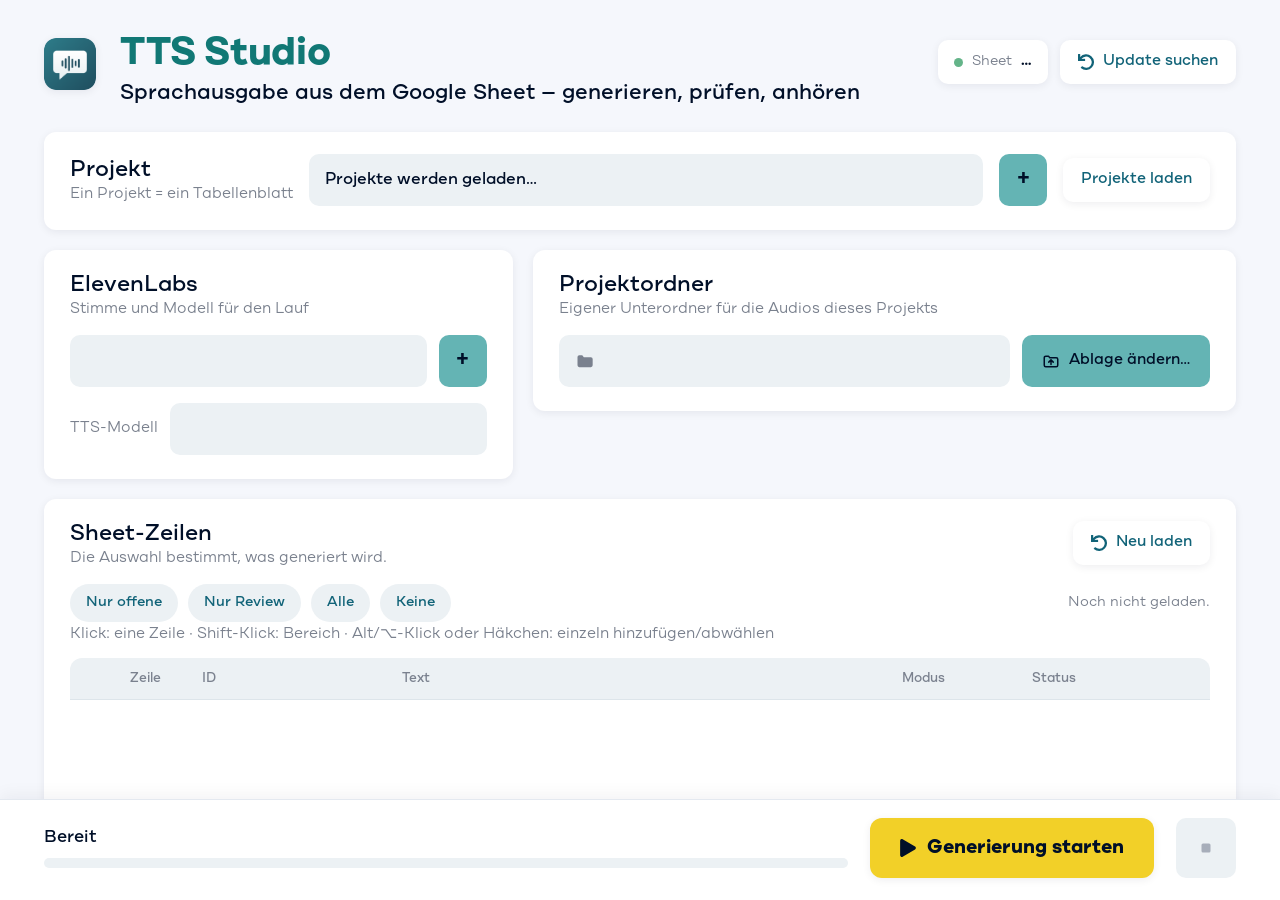
<file: webui/index.html>
<!DOCTYPE html>
<html lang="de">
<head>
<meta charset="utf-8">
<meta name="viewport" content="width=device-width, initial-scale=1">
<title>TTS Studio</title>
<link rel="stylesheet" href="app.css">
<link rel="stylesheet" href="select.css">
</head>
<body>
<div class="shell">

  <!-- ═══════════ Kopfzeile ═══════════ -->
  <div class="head">
    <img src="assets/brand/app-icon.png" alt="">
    <div class="ttl">
      <h1>TTS Studio</h1>
      <div class="sub">Sprachausgabe aus dem Google Sheet — generieren, prüfen, anhören</div>
    </div>
    <div class="tools">
      <div class="badge">
        <div class="dot" id="shDot"></div>
        <div class="lbl">Sheet</div>
        <div class="val" id="shVal">…</div>
      </div>
      <button class="btn quiet" id="btnUpdate">
        <svg viewBox="0 0 42.717 42.688" width="16" height="16" fill="currentColor"><path d="M1.579,0H5.595A1.016,1.016,0,0,1,6.611,1.065l-.339,7.01A21.006,21.006,0,1,1,8.2,37.275,1.016,1.016,0,0,1,8.158,35.8l2.88-2.88a1.016,1.016,0,0,1,1.387-.047A14.907,14.907,0,1,0,9.9,13.366l8.6-.412a1.016,1.016,0,0,1,1.065,1.016v4.016A1.016,1.016,0,0,1,18.547,19H1.579A1.016,1.016,0,0,1,.562,17.985V1.016A1.016,1.016,0,0,1,1.579,0Z" transform="translate(-0.563)"></path></svg>
        Update suchen
      </button>
    </div>
  </div>

  <!-- ═══════════ Scroll-Inhalt ═══════════ -->
  <div class="wrap ct-scroll">

    <div class="card project-card">
      <div><h2>Projekt</h2><div class="hint">Ein Projekt = ein Tabellenblatt</div></div>
      <div class="field project-field" data-select-field><select id="project" aria-label="Aktuelles Projekt" data-caption="Aktuelles Projekt"><option value="">Projekte werden geladen…</option></select></div>
      <button class="btn turq voice-add" id="btnAddProject" title="Projekt erstellen" aria-label="Projekt erstellen">+</button>
      <button class="btn quiet" id="btnReloadProjects">Projekte laden</button>
    </div>

    <div class="row2">
      <!-- ElevenLabs -->
      <div class="card">
        <h2>ElevenLabs</h2>
        <div class="hint">Stimme und Modell für den Lauf</div>
        <div class="voicerow">
          <div class="field" data-select-field><select id="voice" aria-label="Stimme für die Generierung" data-caption="Stimme"></select></div>
          <button class="btn turq voice-add" id="btnAddVoice" aria-label="Stimme hinzufügen" title="Stimme hinzufügen">+</button>
        </div>
        <div class="modelrow">
          <div class="mlbl">TTS-Modell</div>
          <div class="field" data-select-field><select id="model" aria-label="TTS-Modell" data-caption="Modell für alle Projekte"></select></div>
        </div>
      </div>

      <!-- Zielordner -->
      <div class="card">
        <h2>Projektordner</h2>
        <div class="hint">Eigener Unterordner für die Audios dieses Projekts</div>
        <div style="display:flex;align-items:center;gap:12px;margin-top:16px">
          <div class="field" style="flex:1;min-width:0">
            <svg viewBox="0 0 24 24" width="20" height="20" fill="var(--tx2)" style="flex:none"><path d="M3 7.2A2.2 2.2 0 0 1 5.2 5h3.5l1.9 2.4H19a2.2 2.2 0 0 1 2.2 2.2v7.6A2.2 2.2 0 0 1 19 19.4H5.2A2.2 2.2 0 0 1 3 17.2Z"></path></svg>
            <div class="path" id="folder" title=""></div>
          </div>
          <button class="btn turq" id="btnFolder" style="height:52px;padding:0 20px">
            <svg viewBox="0 0 24 24" width="18" height="18" fill="none" stroke="currentColor" stroke-width="2" stroke-linecap="round" stroke-linejoin="round"><path d="M3 7.5A2 2 0 0 1 5 5.5h3.6l1.8 2.2H19a2 2 0 0 1 2 2v7.8a2 2 0 0 1-2 2H5a2 2 0 0 1-2-2Z"></path><path d="M12 10.5v6M9 13.5l3-3 3 3"></path></svg>
            Ablage ändern…
          </button>
        </div>
      </div>
    </div>

    <!-- ═══════════ Sheet-Zeilen ═══════════ -->
    <div class="card" style="padding-bottom:18px">
      <div style="display:flex;align-items:flex-start;gap:16px">
        <div style="flex:1;min-width:0">
          <h2>Sheet-Zeilen</h2>
          <div class="hint">Die Auswahl bestimmt, was generiert wird.</div>
        </div>
        <button class="btn quiet" id="btnReload">
          <svg viewBox="0 0 42.717 42.688" width="16" height="16" fill="currentColor"><path d="M1.579,0H5.595A1.016,1.016,0,0,1,6.611,1.065l-.339,7.01A21.006,21.006,0,1,1,8.2,37.275,1.016,1.016,0,0,1,8.158,35.8l2.88-2.88a1.016,1.016,0,0,1,1.387-.047A14.907,14.907,0,1,0,9.9,13.366l8.6-.412a1.016,1.016,0,0,1,1.065,1.016v4.016A1.016,1.016,0,0,1,18.547,19H1.579A1.016,1.016,0,0,1,.562,17.985V1.016A1.016,1.016,0,0,1,1.579,0Z" transform="translate(-0.563)"></path></svg>
          Neu laden
        </button>
      </div>

      <div style="display:flex;align-items:center;gap:10px;margin-top:16px">
        <button class="pill" data-sel="open">Nur offene</button>
        <button class="pill" data-sel="review">Nur Review</button>
        <button class="pill" data-sel="all">Alle</button>
        <button class="pill" data-sel="none">Keine</button>
        <div style="flex:1"></div>
        <div style="font-size:14px;color:var(--tx2)" id="selText">Noch nicht geladen.</div>
      </div>

      <div class="hint selection-help">Klick: eine Zeile · Shift-Klick: Bereich · Alt/⌥-Klick oder Häkchen: einzeln hinzufügen/abwählen</div>
      <div class="tablebox">
        <div class="grid thead">
          <div></div><div>Zeile</div><div>ID</div><div>Text</div><div>Modus</div><div>Status</div>
        </div>
        <div class="tbody ct-scroll" id="tbody"></div>
      </div>
      <div class="grip" data-grip="--tab-h" data-min="140"></div>
    </div>

    <div class="row3">
      <!-- ═══════════ Neue Texte ═══════════ -->
      <div class="card">
        <h2>Neue Texte</h2>
        <div class="hint">Hängt neue Zeilen unten ans Sheet an — eine Zeile im Feld = ein Text</div>

        <div class="newgrid">
          <label class="stack" style="flex:1;min-width:0">
            <div class="cap">ID-Präfix</div>
            <input id="prefix" type="text" placeholder="z.B. Buchstaben" spellcheck="false">
          </label>
          <div class="stack" style="flex:none;width:210px" data-select-field>
            <select id="newMode" aria-label="Modus für neue Texte" data-caption="Modus">
              <option>Einzelwort</option><option>Normal</option>
            </select>
          </div>
        </div>

        <textarea id="newText" spellcheck="false" placeholder="Wäsche&#10;Handtuch&#10;eigene_id | Wohin gehört das Handtuch?"></textarea>

        <div class="addfoot">
          <div class="note">Eine Zeile = ein Text, Status „todo“. Die Nummern laufen automatisch weiter.<br>Eigene ID je Zeile: ID | Text</div>
          <button class="btn quiet tall" id="btnTranscribe" title="Audiodateien mit Whisper transkribieren und als Zeilen übernehmen">
            <svg viewBox="0 0 24 24" width="17" height="17" fill="none" stroke="currentColor" stroke-width="2" stroke-linecap="round" stroke-linejoin="round"><path d="M12 3.6a2.8 2.8 0 0 1 2.8 2.8v5a2.8 2.8 0 0 1-5.6 0v-5A2.8 2.8 0 0 1 12 3.6Z"></path><path d="M5.5 11.2a6.5 6.5 0 0 0 13 0"></path><path d="M12 17.7v2.7"></path></svg>
            Aus Audio
          </button>
          <button class="btn turq tall" id="btnAdd">
            <svg viewBox="0 0 24 24" width="17" height="17" fill="none" stroke="currentColor" stroke-width="2.6" stroke-linecap="round"><path d="M12 5v14M5 12h14"></path></svg>
            Ins Sheet einfügen
          </button>
        </div>
      </div>

      <!-- ═══════════ Aktionen ═══════════ -->
      <div class="card">
        <h2>Aktionen</h2>
        <div class="hint">Sheet und Review-Seite öffnen</div>
        <div style="display:flex;flex-direction:column;gap:10px;margin-top:16px">
          <button class="btn quiet tall" id="btnSheet" style="justify-content:flex-start">
            <svg viewBox="0 0 49.876 44.334" width="17" height="15" fill="currentColor"><path d="M22.168,36V28.89l11.083-11V13.854H21.474A2.084,2.084,0,0,1,19.4,11.776V0H2.078A2.073,2.073,0,0,0,0,2.078V42.256a2.073,2.073,0,0,0,2.078,2.078H31.172a2.073,2.073,0,0,0,2.078-2.078V38.792l-11.083-.01ZM33.25,10.555a2.072,2.072,0,0,0-.606-1.463L24.167.606A2.077,2.077,0,0,0,22.7,0h-.528V11.083H33.25ZM24.938,30.043v5.978h5.974l14-14.1-5.878-5.878-14.1,13.995ZM49.23,14.489l-2.76-2.76a2.205,2.205,0,0,0-3.118,0l-2.36,2.36,5.878,5.878,2.36-2.36A2.2,2.2,0,0,0,49.23,14.489Z"></path></svg>
            Google Sheet öffnen
          </button>
          <button class="btn quiet tall" id="btnReview" style="justify-content:flex-start">
            <svg viewBox="0 0 24 24" width="18" height="18" fill="none" stroke="currentColor" stroke-width="2" stroke-linecap="round" stroke-linejoin="round"><path d="M4 13v-1a8 8 0 0 1 16 0v1"></path><path d="M4 13h2.4a1 1 0 0 1 1 1v4a1 1 0 0 1-1 1H5.6A1.6 1.6 0 0 1 4 17.4Z"></path><path d="M20 13h-2.4a1 1 0 0 0-1 1v4a1 1 0 0 0 1 1h.8a1.6 1.6 0 0 0 1.6-1.6Z"></path></svg>
            Review-Seite öffnen
          </button>
          <button class="btn danger tall" id="btnResetReview" style="justify-content:flex-start">
            <svg viewBox="0 0 24 24" width="17" height="17" fill="none" stroke="currentColor" stroke-width="2" stroke-linecap="round" stroke-linejoin="round"><path d="M4 7h16M9.5 7V4.8h5V7M6.4 7l1 12.2h9.2L17.6 7"></path></svg>
            Review zurücksetzen
          </button>
        </div>
      </div>
    </div>

    <!-- ═══════════ Protokoll ═══════════ -->
    <div class="card" style="padding-bottom:18px">
      <div style="display:flex;align-items:flex-end;gap:14px">
        <div style="flex:1">
          <h2>Protokoll</h2>
          <div class="hint">Live-Ausgabe des Laufs</div>
        </div>
      </div>
      <div class="log ct-scroll" id="log"></div>
      <div class="grip" data-grip="--log-h" data-min="120"></div>
    </div>

  </div>

  <!-- ═══════════ Gepinnter Footer ═══════════ -->
  <div class="foot">
    <div class="info">
      <div class="line">
        <div class="state" id="state">Bereit</div>
        <div class="scope" id="scope"></div>
      </div>
      <div class="bar" id="bar"><div id="barFill"></div></div>
    </div>
    <button class="start" id="btnStart">
      <svg viewBox="0 0 29.195 33.368" width="16" height="18" fill="currentColor"><path d="M27.658 13.99 4.718.428A3.111 3.111 0 0 0 0 3.12v27.117a3.125 3.125 0 0 0 4.718 2.692l22.94-13.555a3.125 3.125 0 0 0 0-5.384"></path></svg>
      Generierung starten
    </button>
    <button class="stop" id="btnStop" title="Abbrechen" disabled>
      <svg viewBox="0 0 24 24" width="18" height="18" fill="currentColor"><rect x="6" y="6" width="12" height="12" rx="2"></rect></svg>
    </button>
  </div>
</div>

<div id="toast"></div>
<div id="modal"></div>
<dialog id="projectDialog" aria-labelledby="projectDialogTitle">
  <form id="projectForm">
    <h3 id="projectDialogTitle">Projekt erstellen</h3>
    <p>Im verbundenen Google Sheet wird ein neues Tabellenblatt mit allen benötigten Spalten angelegt.</p>
    <label class="stack"><div class="cap">Projektname</div><input id="newProjectName" type="text" required maxlength="100" autocomplete="off" placeholder="z. B. Gedächtnistraining" autofocus></label>
    <p id="projectError" role="alert" hidden></p>
    <div class="acts"><button class="btn quiet" type="button" id="cancelProject">Abbrechen</button><button class="btn turq" type="submit" id="saveProject">Projekt erstellen</button></div>
  </form>
</dialog>
<dialog id="voiceDialog" aria-labelledby="voiceDialogTitle">
  <form id="voiceForm">
    <h3 id="voiceDialogTitle">Stimme hinzufügen</h3>
    <p>ElevenLabs-Stimm-ID einfügen. Der Name wird automatisch übernommen und die Stimme anschließend ausgewählt.</p>
    <label class="stack"><div class="cap">ElevenLabs-Stimm-ID</div><input id="newVoiceId" type="text" required maxlength="128" autocomplete="off" spellcheck="false" placeholder="Stimm-ID aus ElevenLabs" autofocus></label>
    <label class="stack voice-alias"><div class="cap">Eigener Anzeigename (optional)</div><input id="newVoiceName" type="text" maxlength="100" placeholder="z. B. Weibliche Stimme"></label>
    <p id="voiceError" role="alert" hidden></p>
    <div class="acts"><button class="btn quiet" type="button" id="cancelVoice">Abbrechen</button><button class="btn turq" type="submit" id="saveVoice">Hinzufügen</button></div>
  </form>
</dialog>
<script src="select.js"></script>
<script src="app.js"></script>
</body>
</html>
</file>
<file: webui/app.css>
/* ===========================================================================
   TTS Studio — Oberfläche im Caretable-Design.
   Tokens und Maße stammen aus "TTS Studio.dc.html" (Claude Design).
   =========================================================================== */

@font-face { font-family:"CardiumA-Regular"; src:url("assets/fonts/CardiumARegular.woff2") format("woff2"); }
@font-face { font-family:"CardiumA-Medium";  src:url("assets/fonts/CardiumAMedium.woff2")  format("woff2"); }
@font-face { font-family:"CardiumA-Bold";    src:url("assets/fonts/CardiumABold.woff2")    format("woff2"); }

:root{
  --ct_font_regular:"CardiumA-Regular",-apple-system,system-ui,sans-serif;
  --ct_font_medium:"CardiumA-Medium",-apple-system,system-ui,sans-serif;
  --ct_font_bold:"CardiumA-Bold",-apple-system,system-ui,sans-serif;

  --ct_A:#000F28; --ct_A2:#0C4160; --ct_B1:#073946; --ct_B3:#116378;
  --ct_C1:#64B4B4; --ct_D1:#F2D028; --ct_D1_50:#F8E793;
  --ct_E1:#F5F7FC; --ct_E2:#7A818E; --ct_E3:#9FBDC7; --ct_E3_30:#ECF1F4;
  --ct_F1:#EE8300; --ct_correct:#64B489; --ct_fail:#F56262; --ct_overlay:#00000066;

  --green:#117875; --green-deep:#0C5F5C;
  --app:var(--ct_E1); --card:#FFFFFF; --inset:var(--ct_E3_30);
  --line:#E4E9F0; --tx:var(--ct_A); --tx2:var(--ct_E2); --tx3:#A7AEBA;
  --quiet:#FFFFFF; --quiettx:var(--ct_B3);
  --shadow:0 .125rem .5rem rgba(0,15,40,.07);
  --shadow-lift:0 .375rem 1.125rem rgba(0,15,40,.12);
  --mono:"SF Mono",Menlo,monospace;
  --log-h:260px; --tab-h:322px;
}

*{box-sizing:border-box}
html,body{height:100%}
body{
  margin:0;background:var(--app);color:var(--tx);
  font-family:var(--ct_font_regular);font-size:15px;overflow:hidden;
  -webkit-user-select:none;user-select:none;
}
input,textarea{-webkit-user-select:text;user-select:text}
a{color:var(--green);text-decoration:none}
a:hover{color:var(--green-deep)}
::selection{background:var(--ct_D1_50)}

.ct-scroll::-webkit-scrollbar{width:10px}
.ct-scroll::-webkit-scrollbar-thumb{background:var(--line);border-radius:999px}
.ct-scroll::-webkit-scrollbar-track{background:transparent}

/* ---------- Grundgerüst ---------- */
.shell{display:flex;flex-direction:column;height:100vh;background:var(--app)}

/* ---------- Kopfzeile ---------- */
.head{flex:none;display:flex;align-items:flex-start;gap:24px;padding:34px 44px 18px}
.head>img{width:52px;height:52px;border-radius:12px;margin-top:4px;flex:none;box-shadow:var(--shadow)}
.head .ttl{flex:1;min-width:0}
.head h1{margin:0;font-family:var(--ct_font_bold);font-size:38px;line-height:1.1;color:var(--green);letter-spacing:-.01em}
.head .sub{font-family:var(--ct_font_medium);font-size:21px;line-height:1.35;color:var(--tx);margin-top:4px}
.head .tools{display:flex;align-items:center;gap:12px;padding-top:6px}

.badge{display:flex;align-items:center;gap:9px;height:44px;padding:0 16px;border-radius:10px;background:var(--card);box-shadow:var(--shadow);white-space:nowrap}
.badge .dot{width:9px;height:9px;border-radius:50%;background:var(--ct_correct);flex:none}
.badge .lbl{font-size:14px;color:var(--tx2)}
.badge .val{font-family:var(--ct_font_bold);font-size:14px}

/* ---------- Buttons ---------- */
.btn{display:flex;align-items:center;justify-content:center;gap:9px;height:44px;padding:0 18px;
     border-radius:10px;cursor:pointer;font-family:var(--ct_font_medium);font-size:15px;
     border:0;white-space:nowrap;transition:filter .12s,box-shadow .12s}
.btn svg{flex:none}
.btn.quiet{background:var(--quiet);color:var(--quiettx);box-shadow:var(--shadow)}
.btn.quiet:hover{box-shadow:var(--shadow-lift)}
.btn.turq{background:var(--ct_C1);color:var(--ct_A)}
.btn.turq:hover{filter:brightness(.95)}
.btn.danger{background:var(--quiet);color:var(--ct_fail);box-shadow:var(--shadow)}
.btn.danger:hover{box-shadow:var(--shadow-lift)}
.btn.tall{height:48px;padding:0 20px}
.btn[disabled]{opacity:.45;pointer-events:none}

.pill{height:38px;padding:0 16px;border-radius:999px;background:var(--inset);color:var(--quiettx);
      display:flex;align-items:center;cursor:pointer;font-family:var(--ct_font_medium);font-size:14px;
      border:0;transition:filter .12s}
.pill:hover{filter:brightness(.96)}
.pill[disabled]{opacity:.45;pointer-events:none}

/* ---------- Karten ---------- */
.wrap{flex:1;min-height:0;overflow:auto;padding:6px 44px 20px;display:flex;flex-direction:column;gap:20px}
.card{background:var(--card);border-radius:12px;box-shadow:var(--shadow);padding:22px 26px 24px}
.card h2{margin:0;font-family:var(--ct_font_medium);font-size:22px;font-weight:normal}
.card .hint{font-size:15px;color:var(--tx2);margin-top:2px}
.row2{display:grid;grid-template-columns:1fr 1.5fr;gap:20px;align-items:start}
.row3{display:grid;grid-template-columns:1.45fr 1fr;gap:20px;align-items:start}
/* Grid-Kinder haben min-width:auto und schrumpfen sonst nicht unter ihre
   Inhaltsbreite — dann frisst die lange Pfadzeile die Nachbarspalte auf. */
.row2>*,.row3>*{min-width:0}

/* Eingabefelder im "inset"-Look */
.field{display:flex;align-items:center;gap:12px;height:52px;padding:0 16px;border-radius:10px;background:var(--inset)}
.field.click{cursor:pointer;transition:filter .12s}
.field.click:hover{filter:brightness(.97)}
.field .cap{font-size:12.5px;color:var(--tx2);line-height:1.2}
.field .val{font-family:var(--ct_font_medium);font-size:16px}
.field .path{font-family:var(--mono);font-size:14px;flex:1;min-width:0;overflow:hidden;text-overflow:ellipsis;white-space:nowrap}
.field select{appearance:none;-webkit-appearance:none;background:transparent;border:0;outline:0;
              font-family:var(--ct_font_medium);font-size:16px;color:var(--tx);width:100%;cursor:pointer;padding:0}

/* Voice-Modell: bei knapper Kartenbreite rutscht das Feld unter das Label,
   statt den Modellnamen abzuschneiden. */
.modelrow{display:flex;align-items:center;gap:12px;margin-top:16px;flex-wrap:wrap}
.modelrow .mlbl{font-size:15px;color:var(--tx2);flex:none}
.modelrow .field{flex:1 1 220px;min-width:0}

/* ---------- Sheet-Tabelle ---------- */
.selection-help{margin-top:12px}
.tablebox{margin-top:14px;border-radius:12px;background:var(--inset);overflow:hidden}
.grid{display:grid;grid-template-columns:52px 72px 200px 1fr 130px 170px;align-items:center;padding:0 8px}
.thead{height:42px;font-family:var(--ct_font_medium);font-size:13px;color:var(--tx2);border-bottom:1px solid #DDE5EA}
.tbody{height:var(--tab-h);overflow:auto;background:var(--card)}
.trow{height:44px;font-size:14.5px;border-bottom:1px solid var(--line);cursor:pointer}
.trow:last-child{border-bottom:0}
.trow:hover{background:var(--ct_E1)}
.trow.selected{background:#e7f3f1}
.trow.selected:hover{background:#d7eeeb}
.trow .num{color:var(--tx3)}
.trow .rid{font-family:var(--mono);font-size:13.5px;overflow:hidden;text-overflow:ellipsis;white-space:nowrap;padding-right:10px}
.trow .txt{overflow:hidden;text-overflow:ellipsis;white-space:nowrap;padding-right:10px}
.trow .mode{color:var(--tx2)}
.box{width:20px;height:20px;border-radius:6px;border:1.5px solid var(--ct_E3);display:flex;
     align-items:center;justify-content:center;background:#FFFFFF;margin:0 auto}
.box.on{background:var(--green);border-color:var(--green)}
.box svg{opacity:0}
.box.on svg{opacity:1}
.box:focus-visible{outline:2px solid var(--ct_A2);outline-offset:3px}
.st{display:flex;align-items:center;gap:8px;font-family:var(--ct_font_medium)}
.st .d{width:8px;height:8px;border-radius:50%;background:currentColor;flex:none}
.st.passed{color:var(--ct_correct)}
.st.review{color:var(--ct_F1)}
.st.todo{color:var(--ct_B3)}
.st.empty{color:var(--tx3)}
.tempty{display:flex;align-items:center;justify-content:center;height:100%;color:var(--tx2);font-size:15px}
.grip{margin:10px auto 0;width:64px;height:5px;border-radius:999px;background:var(--line);cursor:ns-resize}

/* ---------- Neue Texte ---------- */
.newgrid{display:flex;gap:12px;margin-top:16px}
.stack{padding:9px 16px 11px;border-radius:10px;background:var(--inset)}
.stack .cap{font-size:12.5px;color:var(--tx2)}
.stack input,.stack select{width:100%;border:0;outline:0;background:transparent;margin-top:2px;padding:0;
     font-family:var(--ct_font_medium);font-size:16px;color:var(--tx)}
.stack select{appearance:none;-webkit-appearance:none;cursor:pointer}
.stack input::placeholder{color:var(--tx3)}
#newText{width:100%;margin-top:12px;padding:14px 16px;border-radius:10px;background:var(--inset);
     min-height:104px;font-size:16px;line-height:1.6;border:0;outline:0;resize:vertical;
     font-family:var(--ct_font_regular);color:var(--tx)}
#newText::placeholder{color:var(--tx3)}
.addfoot{display:flex;align-items:flex-end;gap:16px;margin-top:14px}
.addfoot .note{flex:1;font-size:13.5px;line-height:1.5;color:var(--tx2);text-wrap:pretty}

/* ---------- Protokoll ---------- */
.log{margin-top:16px;height:var(--log-h);overflow:auto;background:var(--inset);border-radius:12px;
     padding:16px 18px;font-family:var(--mono);font-size:13.5px;line-height:1.75;color:var(--tx);
     white-space:pre-wrap;-webkit-user-select:text;user-select:text}

/* ---------- Footer ---------- */
.foot{flex:none;display:flex;align-items:center;gap:22px;padding:18px 44px 22px;background:var(--card);
      border-top:1px solid var(--line);box-shadow:0 -.25rem 1rem rgba(0,15,40,.05)}
.foot .info{flex:1;min-width:0}
.foot .line{display:flex;align-items:baseline;gap:10px}
.foot .state{font-family:var(--ct_font_medium);font-size:17px}
.foot .scope{font-size:15px;color:var(--tx2);overflow:hidden;text-overflow:ellipsis;white-space:nowrap}
.bar{margin-top:10px;height:10px;border-radius:999px;background:var(--inset);overflow:hidden}
.bar>div{width:0;height:100%;border-radius:999px;background:var(--green);transition:width .25s}
.bar.busy>div{width:100%;background:linear-gradient(90deg,var(--inset) 0%,var(--green) 50%,var(--inset) 100%);
     background-size:200% 100%;animation:sweep 1.3s linear infinite}
@keyframes sweep{from{background-position:100% 0}to{background-position:-100% 0}}
.start{display:flex;align-items:center;justify-content:center;gap:11px;height:60px;padding:0 30px;
     border-radius:12px;background:var(--ct_D1);color:var(--ct_A);cursor:pointer;border:0;
     font-family:var(--ct_font_bold);font-size:19px;box-shadow:var(--shadow);transition:filter .12s}
.start:hover{filter:brightness(.96)}
.start[disabled]{opacity:.5;pointer-events:none}
.stop{display:flex;align-items:center;justify-content:center;width:60px;height:60px;border-radius:10px;
     background:var(--inset);color:var(--tx3);border:0;cursor:pointer;transition:filter .12s,color .12s}
.stop.on{color:var(--ct_fail);cursor:pointer}
.stop.on:hover{filter:brightness(.96)}
.stop[disabled]{pointer-events:none}

/* ---------- Toast & Modal ---------- */
#toast{position:fixed;right:22px;bottom:104px;display:flex;flex-direction:column;gap:10px;z-index:60}
.toast{padding:13px 18px;border-radius:10px;background:var(--card);box-shadow:var(--shadow-lift);
     font-size:14.5px;max-width:440px;border-left:4px solid var(--ct_C1);text-wrap:pretty}
.toast.ok{border-left-color:var(--ct_correct)}
.toast.err{border-left-color:var(--ct_fail)}

#modal{position:fixed;inset:0;display:none;align-items:center;justify-content:center;
     background:var(--ct_overlay);z-index:80;padding:40px}
#modal.on{display:flex}
.sheet{background:var(--card);border-radius:14px;box-shadow:0 .75rem 2.5rem rgba(0,15,40,.28);
     padding:26px 30px 24px;width:min(620px,100%);max-height:100%;overflow:auto}
.sheet h3{margin:0 0 6px;font-family:var(--ct_font_medium);font-size:22px;font-weight:normal}
.sheet .body{font-size:15px;line-height:1.6;color:var(--tx);white-space:pre-wrap;text-wrap:pretty}
.sheet .pre{margin-top:12px;padding:12px 14px;border-radius:10px;background:var(--inset);
     font-family:var(--mono);font-size:13px;line-height:1.7;max-height:260px;overflow:auto;white-space:pre}
.sheet .acts{display:flex;justify-content:flex-end;gap:10px;margin-top:20px}
.sheet .opt{display:flex;align-items:center;gap:10px;margin-top:14px;cursor:pointer;
     font-size:14.5px;color:var(--tx)}
.sheet .opt input{width:18px;height:18px;accent-color:var(--green);cursor:pointer;margin:0}
.sheet .opt.gap{padding-left:28px;gap:12px;cursor:default}
.sheet .opt.gap .lbl{color:var(--tx2);font-size:14px}
.sheet .opt.gap input[type=range]{width:200px;height:4px;accent-color:var(--green)}
.sheet .opt.gap .val{font-family:var(--mono);font-size:13.5px;min-width:52px}
.sheet .cnt{margin-top:8px;font-size:13px;color:var(--tx2)}

/* Gespeicherte ElevenLabs-Stimmen */
.voicerow{display:flex;align-items:center;gap:12px;margin-top:16px}
.voicerow .field{flex:1;min-width:0}
.voice-add{font-size:26px;width:48px;height:52px;padding:0;flex:none}
:is(#voiceDialog, #projectDialog){width:min(520px,calc(100% - 40px));padding:28px;border:0;border-radius:16px;background:var(--card);color:var(--tx);box-shadow:0 18px 60px #000f2840}
:is(#voiceDialog, #projectDialog)::backdrop{background:#000f2866}
:is(#voiceDialog, #projectDialog) h3{margin:0 0 10px;font-size:23px;color:var(--green)}
:is(#voiceDialog, #projectDialog) p{font-size:14px;line-height:1.6;color:var(--tx2)}
:is(#voiceDialog, #projectDialog) .stack{display:block;margin-top:16px}
:is(#voiceDialog, #projectDialog) input{width:100%}
:is(#voiceDialog, #projectDialog) .acts{display:flex;justify-content:flex-end;gap:10px;margin-top:24px}
:is(#voiceDialog, #projectDialog) :is(#voiceError, #projectError){color:var(--ct_fail)}

/* Projekte */
.project-card{display:flex;align-items:center;gap:16px;flex-wrap:wrap}
.project-field{flex:1;min-width:260px}
.project-card select{width:100%}
</file>
<file: webui/select.css>
/* Shared Caretable selection menus for the app and its review page. */
.studio-select-host{display:block;min-width:0;position:relative}
.studio-select-host.field,.studio-select-host.stack{padding:0}
.studio-select-host select[hidden]{display:none!important}
.studio-select-trigger{display:flex;align-items:center;gap:12px;width:100%;min-width:0;min-height:44px;
  padding:10px 12px;margin:0;border:1px solid #dde5ea;border-radius:10px;background:#fff;color:#000f28;
  font:inherit;text-align:left;cursor:pointer;box-shadow:none;white-space:normal;transition:background .15s,border-color .15s}
.field>.studio-select-trigger,.stack>.studio-select-trigger{height:100%;min-height:52px;padding:8px 16px;background:var(--inset,#ecf1f4);border:1px solid transparent}
.studio-select-trigger:hover:not(:disabled){background:#e3efef;border-color:#9fbfc3}
.studio-select-trigger:focus-visible,.studio-select-trigger[aria-expanded=true]{outline:2px solid #64b4b4;outline-offset:2px}
.studio-select-trigger:disabled{opacity:.5;cursor:default}
.studio-select-text{flex:1;min-width:0}
.studio-select-caption{display:block;font-size:12.5px;line-height:1.3;color:#7a818e;margin-bottom:2px}
.studio-select-value{display:block;overflow:hidden;text-overflow:ellipsis;white-space:nowrap;font-family:var(--ct_font_medium,inherit)}
.studio-select-arrow{width:20px;height:20px;flex:none;fill:none;stroke:#116378;stroke-width:2;stroke-linecap:round;stroke-linejoin:round;pointer-events:none;transition:transform .15s}
.studio-select-trigger[aria-expanded=true] .studio-select-arrow{transform:rotate(180deg)}
.studio-select-menu{position:fixed;z-index:10000;box-sizing:border-box;padding:6px;overflow:auto;overscroll-behavior:contain;
  border:1px solid #d6e3e8;border-radius:12px;background:#fff;color:#000f28;box-shadow:0 10px 30px #000f282b;
  font-family:inherit;font-size:15px;line-height:1.4;scrollbar-width:thin;scrollbar-color:#9fbdc7 transparent}
.studio-select-option{display:flex;align-items:center;justify-content:space-between;gap:14px;min-height:42px;padding:10px 12px;
  border-radius:7px;cursor:pointer;overflow-wrap:anywhere}
.studio-select-option[aria-selected=true]{color:#0c5f5c;background:#e7f3f1;font-weight:600}
.studio-select-option.active{background:#d7eeeb;box-shadow:inset 0 0 0 1px #91c8c2}
.studio-select-option[aria-disabled=true]{opacity:.45;cursor:default}
.studio-select-check{flex:none;width:18px;text-align:center;color:#117875}
.studio-select-sr{position:absolute;width:1px;height:1px;padding:0;overflow:hidden;clip:rect(0,0,0,0);white-space:nowrap}
</file>
